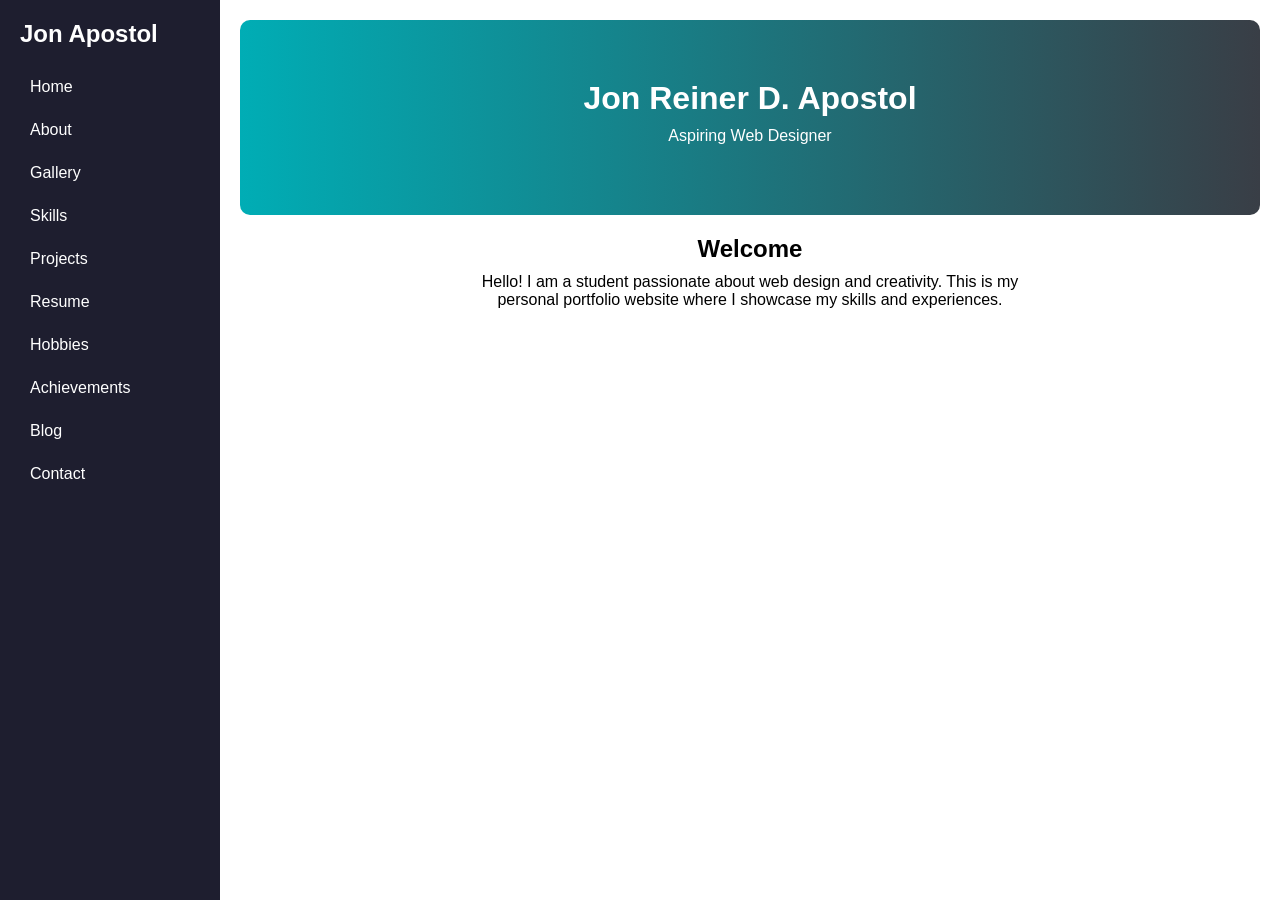
<file: Jon Apostol portfolio/index.html>
<!DOCTYPE html>
<html>
<head>
    <title>Home</title>
    <link rel="stylesheet" href="style.css">
</head>
<body>

<div class="sidebar">
    <h2>Jon Reiner D. Apostol</h2>
    <a href="index.html">Home</a>
    <a href="about.html">About</a>
    <a href="gallery.html">Gallery</a>
    <a href="skills.html">Skills</a>
    <a href="projects.html">Projects</a>
    <a href="resume.html">Resume</a>
    <a href="hobbies.html">Hobbies</a>
    <a href="achievements.html">Achievements</a>
    <a href="blog.html">Blog</a>
    <a href="contact.html">Contact</a>
</div>

<div class="main">

    <div class="hero">
        <h1>Jon Reiner D. Apostol</h1>
        <p>Aspiring Web Designer</p>
    </div>

    <h2>Welcome</h2>
    <p>Hello! I am a student passionate about web design and creativity. This is my personal portfolio website where I showcase my skills and experiences.</p>

</div>

</body>
</html>

<div class="sidebar">
    <h2>Jon Apostol</h2>
    <a href="index.html">Home</a>
    <a href="about.html">About</a>
    <a href="gallery.html">Gallery</a>
    <a href="skills.html">Skills</a>
    <a href="projects.html">Projects</a>
    <a href="resume.html">Resume</a>
    <a href="hobbies.html">Hobbies</a>
    <a href="achievements.html">Achievements</a>
    <a href="blog.html">Blog</a>
    <a href="contact.html">Contact</a>
</div>
</file>
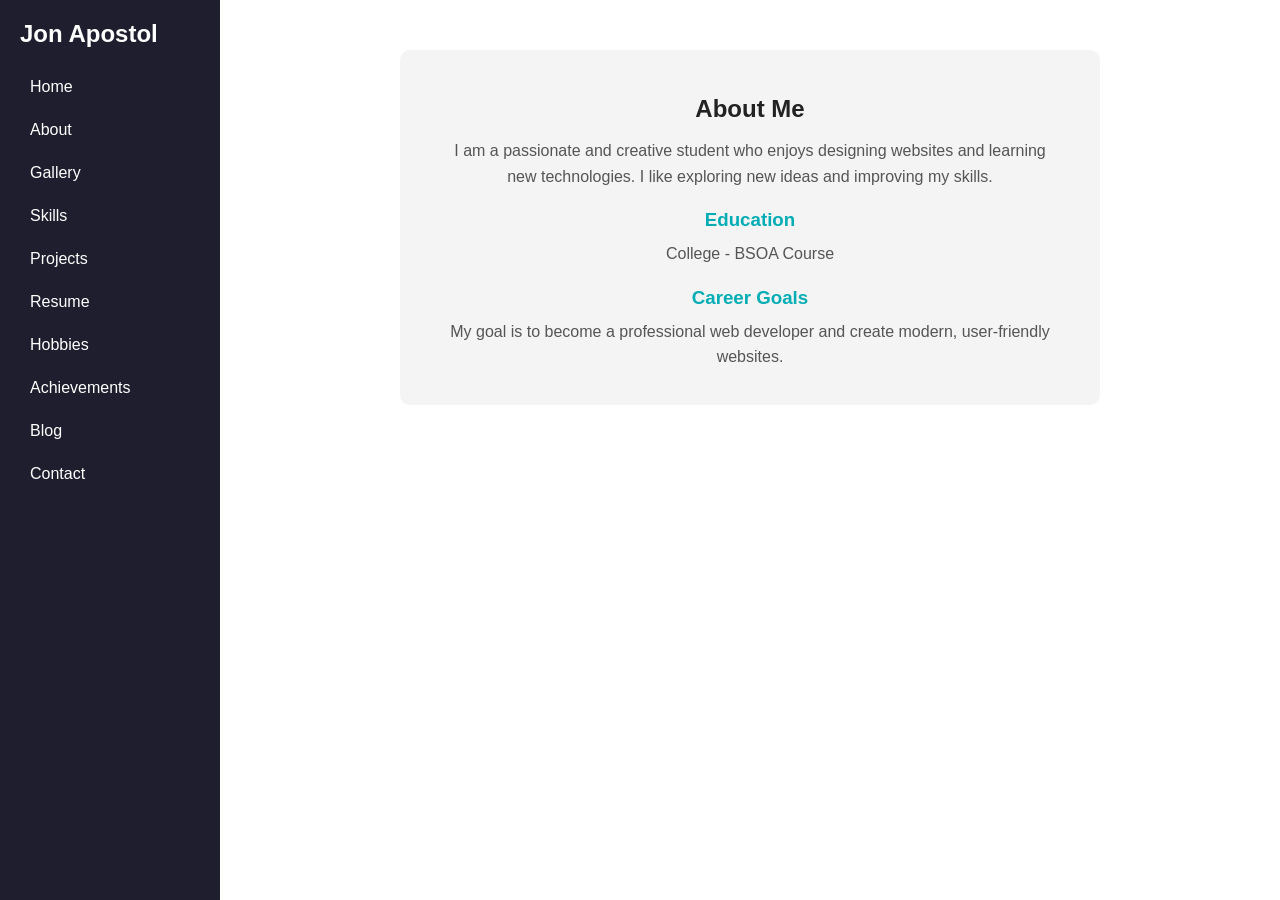
<file: Jon Apostol portfolio/about.html>
<!DOCTYPE html>
<html>
<head>
    <title>About</title>
    <link rel="stylesheet" href="style.css">
</head>
<body>

<div class="sidebar">
    <h2>Your Name</h2>
    <a href="index.html">Home</a>
    <a href="about.html">About</a>
    <a href="gallery.html">Gallery</a>
    <a href="skills.html">Skills</a>
    <a href="projects.html">Projects</a>
    <a href="resume.html">Resume</a>
    <a href="hobbies.html">Hobbies</a>
    <a href="achievements.html">Achievements</a>
    <a href="blog.html">Blog</a>
    <a href="contact.html">Contact</a>
</div>

<div class="main">

    <div class="about">
        <div class="about-box">

            <h2>About Me</h2>
            <p>
                I am a passionate and creative student who enjoys designing websites 
                and learning new technologies. I like exploring new ideas and improving my skills.
            </p>

            <h3>Education</h3>
            <p>
                College - BSOA Course  
            </p>

            <h3>Career Goals</h3>
            <p>
                My goal is to become a professional web developer and create modern, 
                user-friendly websites.
            </p>

        </div>
    </div>

</div>

</body>
</html>

<div class="sidebar">
    <h2>Jon Apostol</h2>
    <a href="index.html">Home</a>
    <a href="about.html">About</a>
    <a href="gallery.html">Gallery</a>
    <a href="skills.html">Skills</a>
    <a href="projects.html">Projects</a>
    <a href="resume.html">Resume</a>
    <a href="hobbies.html">Hobbies</a>
    <a href="achievements.html">Achievements</a>
    <a href="blog.html">Blog</a>
    <a href="contact.html">Contact</a>
</div>
</file>
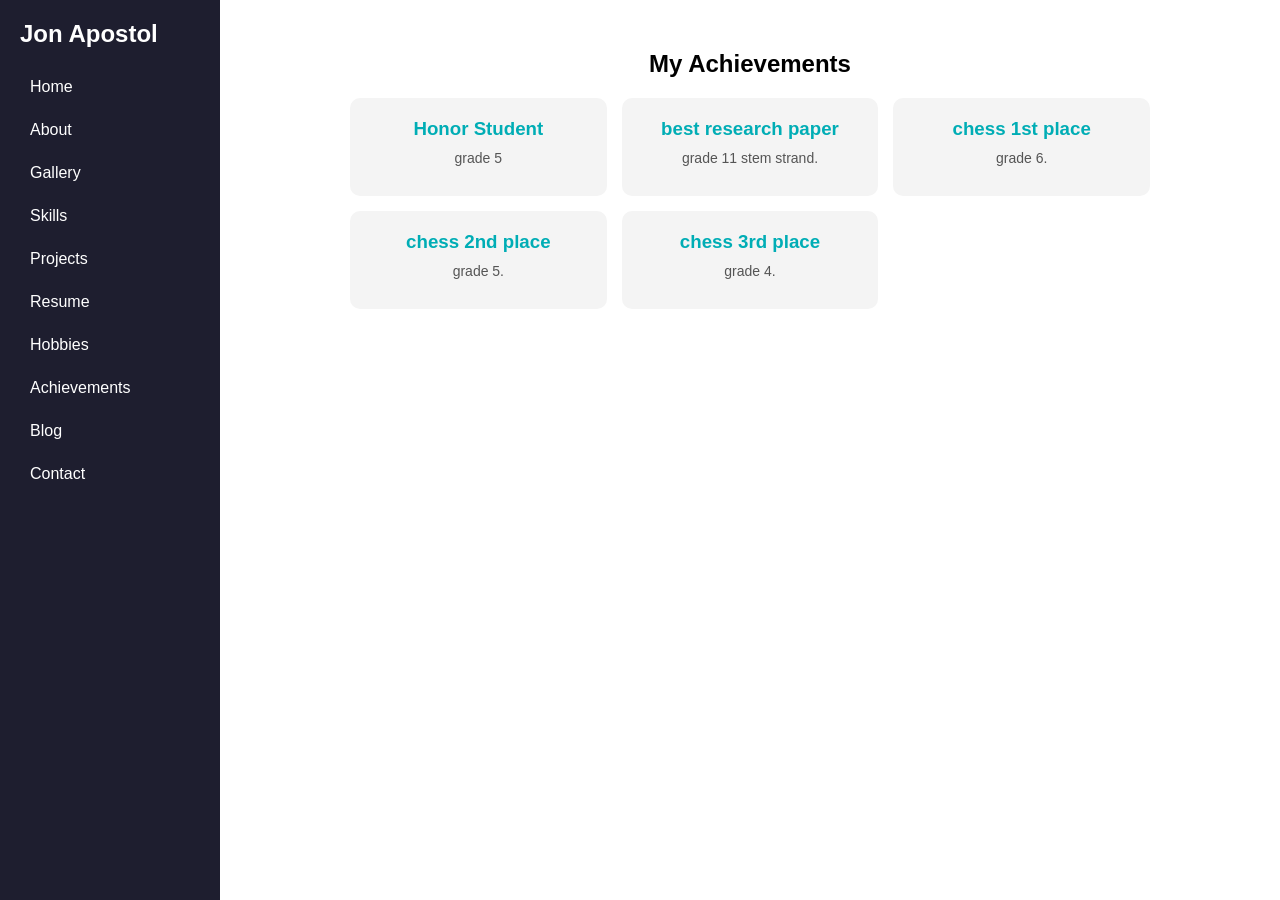
<file: Jon Apostol portfolio/achievements.html>
<!DOCTYPE html>
<html>
<head>
    <title>Achievements</title>
    <link rel="stylesheet" href="style.css">
</head>
<body>

<div class="sidebar">
    <h2>Your Name</h2>
    <a href="index.html">Home</a>
    <a href="about.html">About</a>
    <a href="gallery.html">Gallery</a>
    <a href="skills.html">Skills</a>
    <a href="projects.html">Projects</a>
    <a href="resume.html">Resume</a>
    <a href="hobbies.html">Hobbies</a>
    <a href="achievements.html">Achievements</a>
    <a href="blog.html">Blog</a>
    <a href="contact.html">Contact</a>
</div>

<div class="main">

    <div class="achievements">

        <h2>My Achievements</h2>

        <div class="achievements-box">

            <div class="achievement-grid">

                <div class="achievement-card">
                    <h3>Honor Student</h3>
                    <p>grade 5</p>
                </div>

                <div class="achievement-card">
                    <h3>best research paper</h3>
                    <p>grade 11 stem strand.</p>
                </div>

                <div class="achievement-card">
                    <h3>chess 1st place</h3>
                    <p>grade 6.</p>
                </div>

                <div class="achievement-card">
                    <h3>chess 2nd place</h3>
                    <p>grade 5.</p>
                </div>
 <div class="achievement-card">
                    <h3>chess 3rd place</h3>
                    <p>grade 4.</p>
                </div>
            </div>

        </div>

    </div>

</div>

</body>
</html>

<div class="sidebar">
    <h2>Jon Apostol</h2>
    <a href="index.html">Home</a>
    <a href="about.html">About</a>
    <a href="gallery.html">Gallery</a>
    <a href="skills.html">Skills</a>
    <a href="projects.html">Projects</a>
    <a href="resume.html">Resume</a>
    <a href="hobbies.html">Hobbies</a>
    <a href="achievements.html">Achievements</a>
    <a href="blog.html">Blog</a>
    <a href="contact.html">Contact</a>
</div>
</file>
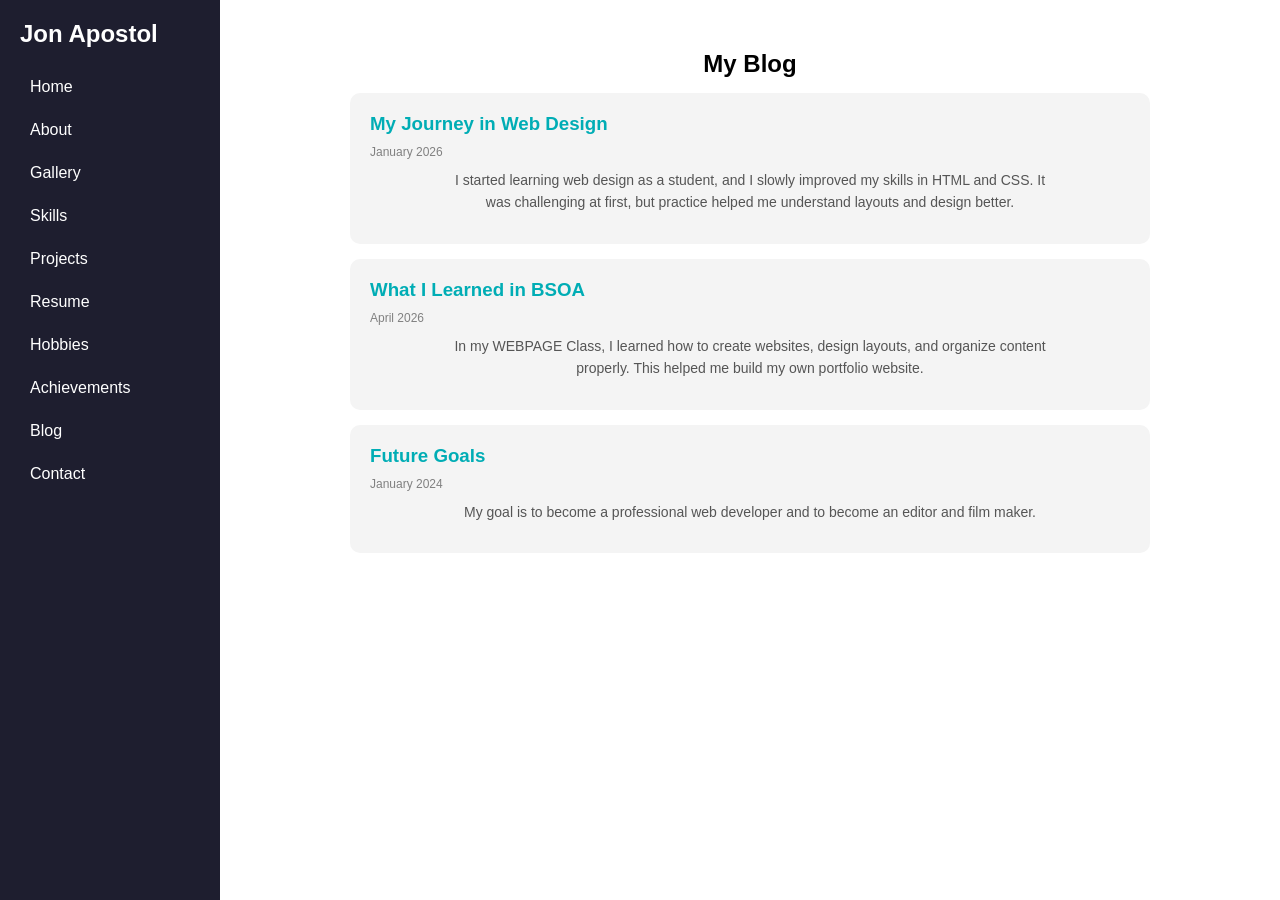
<file: Jon Apostol portfolio/blog.html>
<!DOCTYPE html>
<html>
<head>
    <title>Blog</title>
    <link rel="stylesheet" href="style.css">
</head>
<body>

<div class="sidebar">
    <h2>Your Name</h2>
    <a href="index.html">Home</a>
    <a href="about.html">About</a>
    <a href="gallery.html">Gallery</a>
    <a href="skills.html">Skills</a>
    <a href="projects.html">Projects</a>
    <a href="resume.html">Resume</a>
    <a href="hobbies.html">Hobbies</a>
    <a href="achievements.html">Achievements</a>
    <a href="blog.html">Blog</a>
    <a href="contact.html">Contact</a>
</div>

<div class="main">

    <div class="blog">

        <h2>My Blog</h2>

        <div class="blog-box">

            <div class="blog-post">
                <h3>My Journey in Web Design</h3>
                <div class="blog-date">January 2026</div>
                <p>
                    I started learning web design as a student, and I slowly improved my skills in HTML and CSS.
                    It was challenging at first, but practice helped me understand layouts and design better.
                </p>
            </div>

            <div class="blog-post">
                <h3>What I Learned in BSOA</h3>
                <div class="blog-date">April 2026</div>
                <p>
                    In my WEBPAGE Class, I learned how to create websites, design layouts, and organize content properly.
                    This helped me build my own portfolio website.
                </p>
            </div>

            <div class="blog-post">
                <h3>Future Goals</h3>
                <div class="blog-date">January 2024</div>
                <p>
                    My goal is to become a professional web developer and to become an editor and film maker.
                </p>
            </div>

        </div>

    </div>

</div>

</body>
</html>
<div class="sidebar">
    <h2>Jon Apostol</h2>
    <a href="index.html">Home</a>
    <a href="about.html">About</a>
    <a href="gallery.html">Gallery</a>
    <a href="skills.html">Skills</a>
    <a href="projects.html">Projects</a>
    <a href="resume.html">Resume</a>
    <a href="hobbies.html">Hobbies</a>
    <a href="achievements.html">Achievements</a>
    <a href="blog.html">Blog</a>
    <a href="contact.html">Contact</a>
</div>
</file>
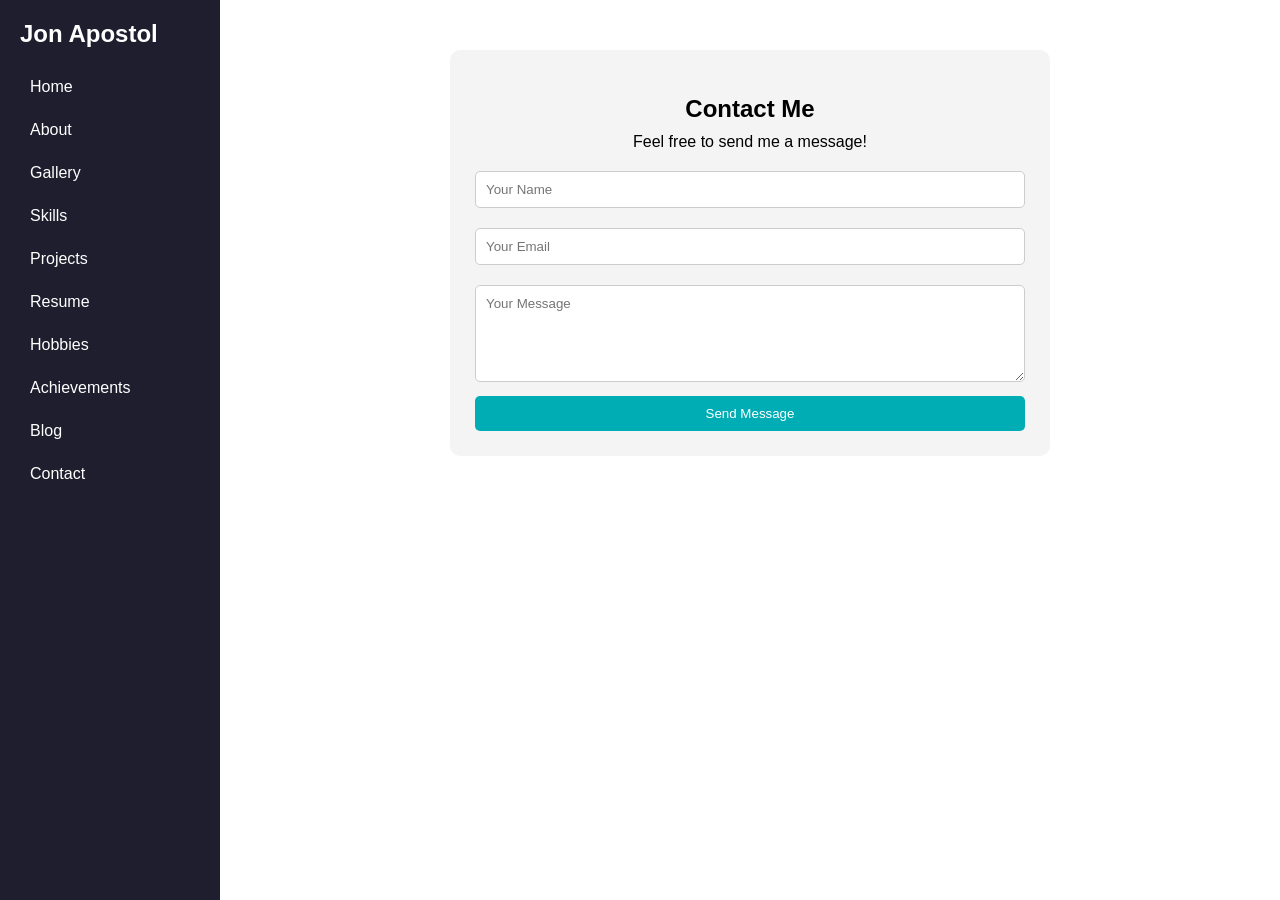
<file: Jon Apostol portfolio/contact.html>
<!DOCTYPE html>
<html>
<head>
    <title>Contact</title>
    <link rel="stylesheet" href="style.css">
</head>
<body>

<div class="sidebar">
    <h2>Your Name</h2>
    <a href="index.html">Home</a>
    <a href="about.html">About</a>
    <a href="gallery.html">Gallery</a>
    <a href="skills.html">Skills</a>
    <a href="projects.html">Projects</a>
    <a href="resume.html">Resume</a>
    <a href="hobbies.html">Hobbies</a>
    <a href="achievements.html">Achievements</a>
    <a href="blog.html">Blog</a>
    <a href="contact.html">Contact</a>
</div>

<div class="main">

    <div class="contact">

        <div class="contact-box">

            <h2>Contact Me</h2>
            <p>Feel free to send me a message!</p>

            <form>
                <input type="text" placeholder="Your Name">
                <input type="email" placeholder="Your Email">
                <textarea rows="5" placeholder="Your Message"></textarea>
                <button type="submit">Send Message</button>
            </form>

        </div>

    </div>

</div>

</body>
</html>

<div class="sidebar">
    <h2>Jon Apostol</h2>
    <a href="index.html">Home</a>
    <a href="about.html">About</a>
    <a href="gallery.html">Gallery</a>
    <a href="skills.html">Skills</a>
    <a href="projects.html">Projects</a>
    <a href="resume.html">Resume</a>
    <a href="hobbies.html">Hobbies</a>
    <a href="achievements.html">Achievements</a>
    <a href="blog.html">Blog</a>
    <a href="contact.html">Contact</a>
</div>
</file>
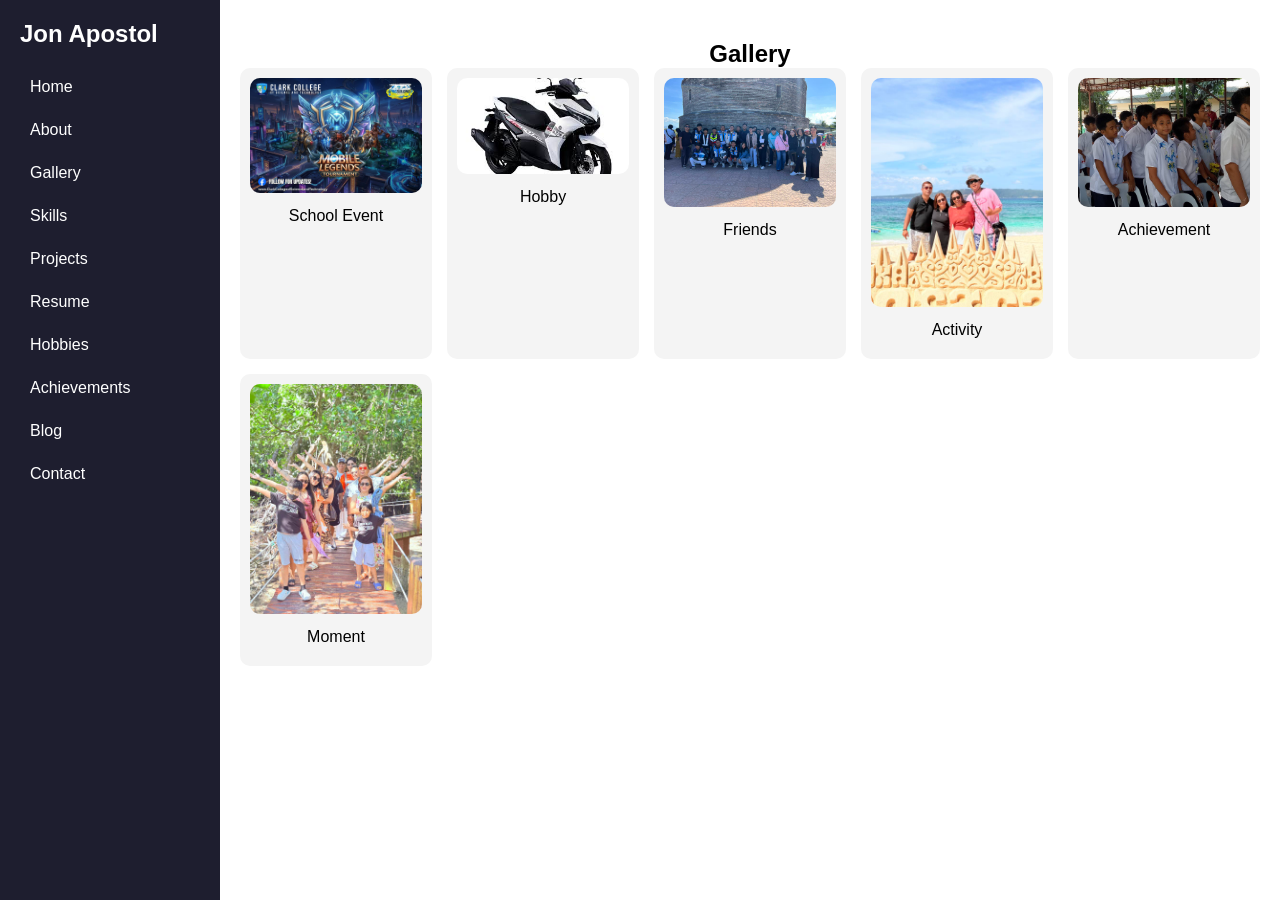
<file: Jon Apostol portfolio/gallery.html>
<!DOCTYPE html>
<html>
<head>
    <title>Gallery</title>
    <link rel="stylesheet" href="style.css">
</head>
<body>

<div class="sidebar"> ...nav... </div>

<div class="main">
    <h2>Gallery</h2>

    <div class="grid">
        <div class="card"><img src="images/ccsts.jpg"><p>School Event</p></div>
        <div class="card"><img src="images/aerox.jpg"><p>Hobby</p></div>
        <div class="card"><img src="images/friends.jpg"><p>Friends</p></div>
        <div class="card"><img src="images/act.jpg"><p>Activity</p></div>
        <div class="card"><img src="images/grad.jpg"><p>Achievement</p></div>
        <div class="card"><img src="images/mom.jpg"><p>Moment</p></div>
    </div>
</div>

</body>
</html>

<div class="sidebar">
    <h2>Jon Apostol</h2>
    <a href="index.html">Home</a>
    <a href="about.html">About</a>
    <a href="gallery.html">Gallery</a>
    <a href="skills.html">Skills</a>
    <a href="projects.html">Projects</a>
    <a href="resume.html">Resume</a>
    <a href="hobbies.html">Hobbies</a>
    <a href="achievements.html">Achievements</a>
    <a href="blog.html">Blog</a>
    <a href="contact.html">Contact</a>
</div>
</file>
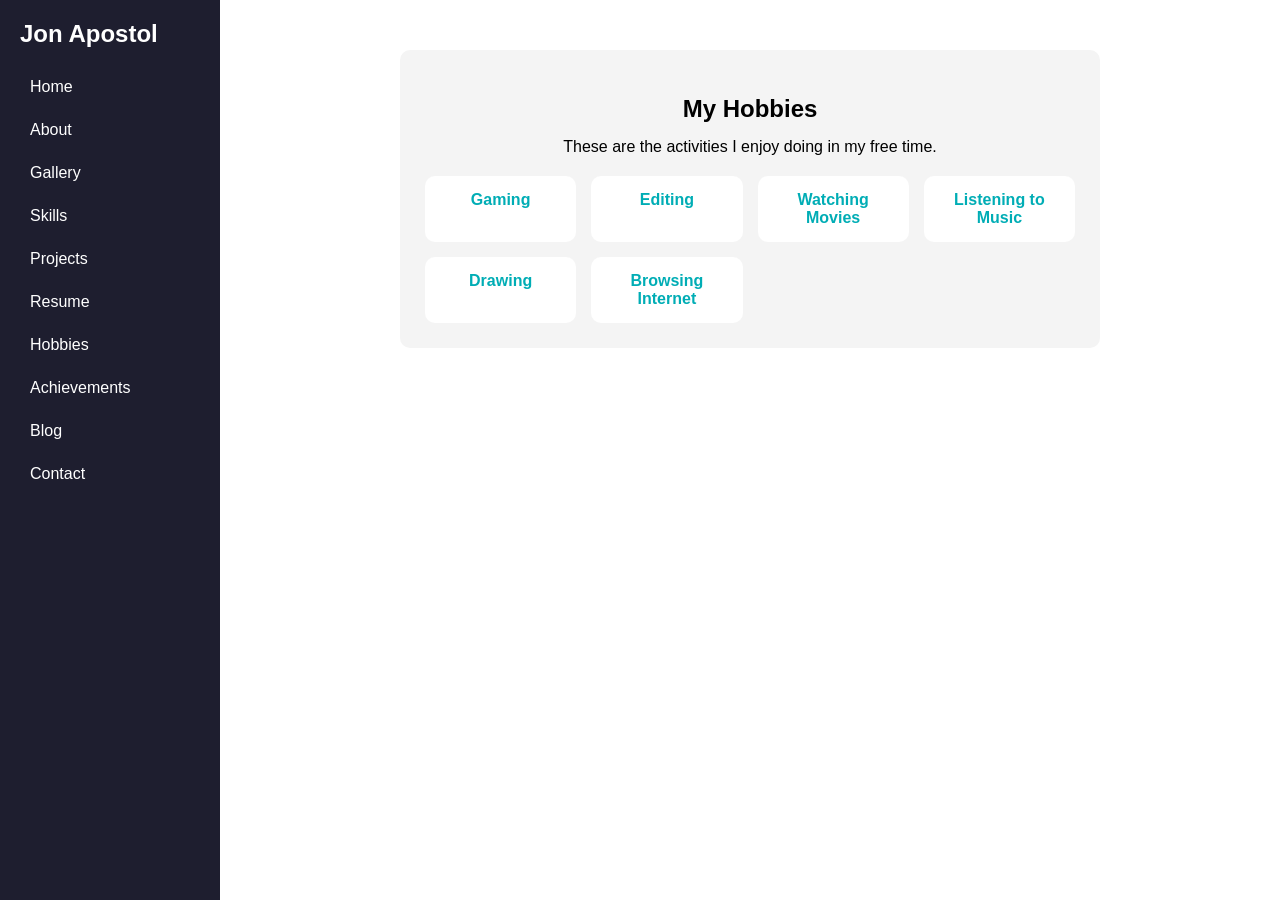
<file: Jon Apostol portfolio/hobbies.html>
<!DOCTYPE html>
<html>
<head>
    <title>Hobbies</title>
    <link rel="stylesheet" href="style.css">
</head>
<body>

<div class="sidebar">
    <h2>Your Name</h2>
    <a href="index.html">Home</a>
    <a href="about.html">About</a>
    <a href="gallery.html">Gallery</a>
    <a href="skills.html">Skills</a>
    <a href="projects.html">Projects</a>
    <a href="resume.html">Resume</a>
    <a href="hobbies.html">Hobbies</a>
    <a href="achievements.html">Achievements</a>
    <a href="blog.html">Blog</a>
    <a href="contact.html">Contact</a>
</div>

<div class="main">

    <div class="hobbies">

        <div class="hobbies-box">

            <h2>My Hobbies</h2>
            <p>These are the activities I enjoy doing in my free time.</p>

            <div class="hobby-list">

                <div class="hobby-item">Gaming</div>
                <div class="hobby-item">Editing</div>
                <div class="hobby-item">Watching Movies</div>
                <div class="hobby-item">Listening to Music</div>
                <div class="hobby-item">Drawing</div>
                <div class="hobby-item">Browsing Internet</div>

            </div>

        </div>

    </div>

</div>

</body>
</html>

<div class="sidebar">
    <h2>Jon Apostol</h2>
    <a href="index.html">Home</a>
    <a href="about.html">About</a>
    <a href="gallery.html">Gallery</a>
    <a href="skills.html">Skills</a>
    <a href="projects.html">Projects</a>
    <a href="resume.html">Resume</a>
    <a href="hobbies.html">Hobbies</a>
    <a href="achievements.html">Achievements</a>
    <a href="blog.html">Blog</a>
    <a href="contact.html">Contact</a>
</div>
</file>
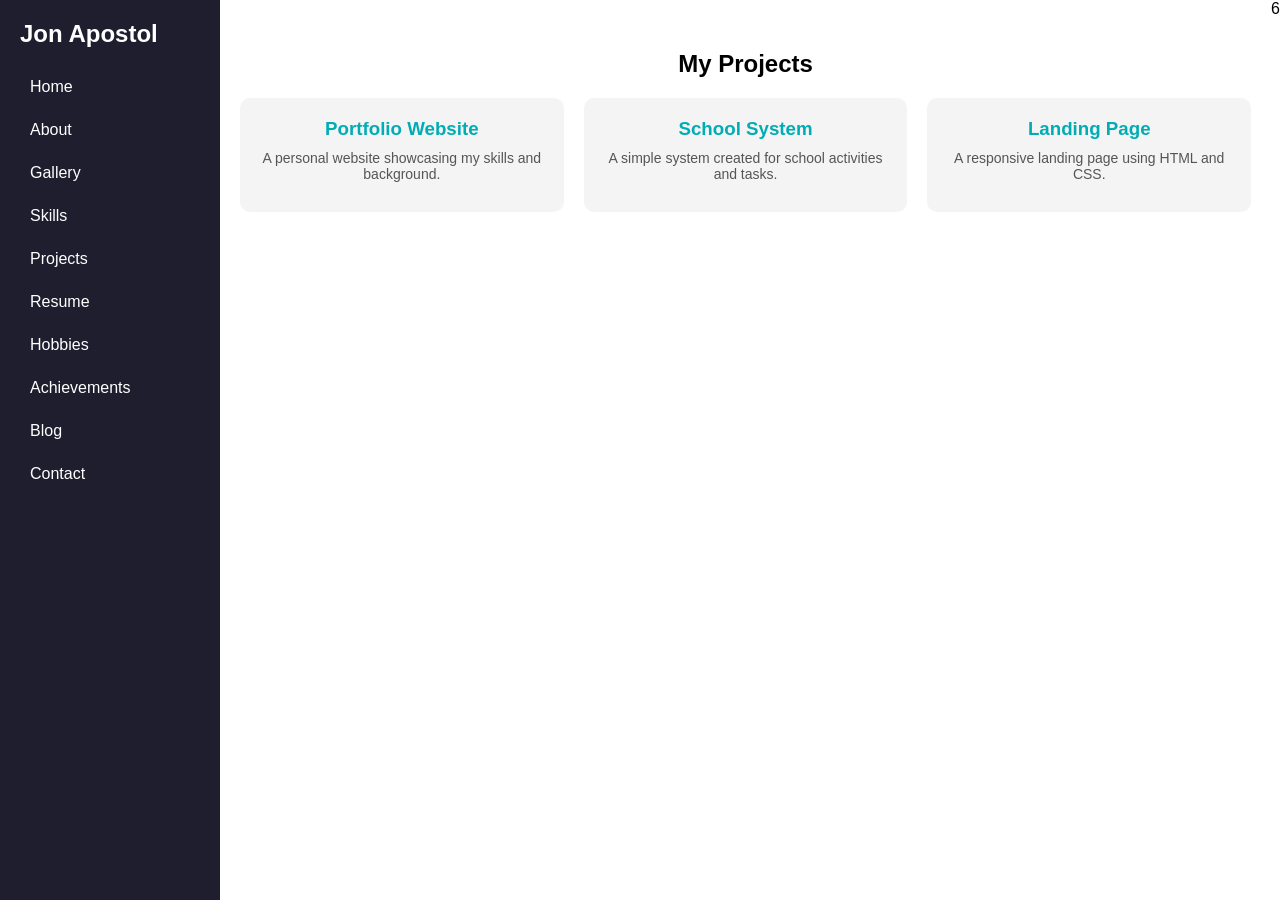
<file: Jon Apostol portfolio/projects.html>
<!DOCTYPE html>
<html>
<head>
    <title>Projects</title>
    <link rel="stylesheet" href="style.css">
</head>
<body>

<div class="sidebar">
    <h2>Your Name</h2>
    <a href="index.html">Home</a>
    <a href="about.html">About</a>
    <a href="gallery.html">Gallery</a>
    <a href="skills.html">Skills</a>
    <a href="projects.html">Projects</a>
    <a href="resume.html">Resume</a>
    <a href="hobbies.html">Hobbies</a>
    <a href="achievements.html">Achievements</a>
    <a href="blog.html">Blog</a>
    <a href="contact.html">Contact</a>
</div>

<div class="main">

    <div class="projects">
        <h2>My Projects</h2>

        <div class="project-grid">

            <div class="project-card">
                <h3>Portfolio Website</h3>
                <p>A personal website showcasing my skills and background.</p>
            </div>

            <div class="project-card">
                <h3>School System</h3>
                <p>A simple system created for school activities and tasks.</p>
            </div>

            <div class="project-card">
                <h3>Landing Page</h3>
                <p>A responsive landing page using HTML and CSS.</p>
            </div>

        </div>
    </div>

</div>

</body>
</html>

<div class="sidebar">
    <h2>Jon Apostol</h2>
    <a href="index.html">Home</a>
    <a href="about.html">About</a>
    <a href="gallery.html">Gallery</a>
    <a href="skills.html">Skills</a>
    <a href="projects.html">Projects</a>
    <a href="resume.html">Resume</a>
    <a href="hobbies.html">Hobbies</a>
    <a href="achievements.html">Achievements</a>
    <a href="blog.html">Blog</a>
    <a href="contact.html">Contact</a>
</div>6
</file>
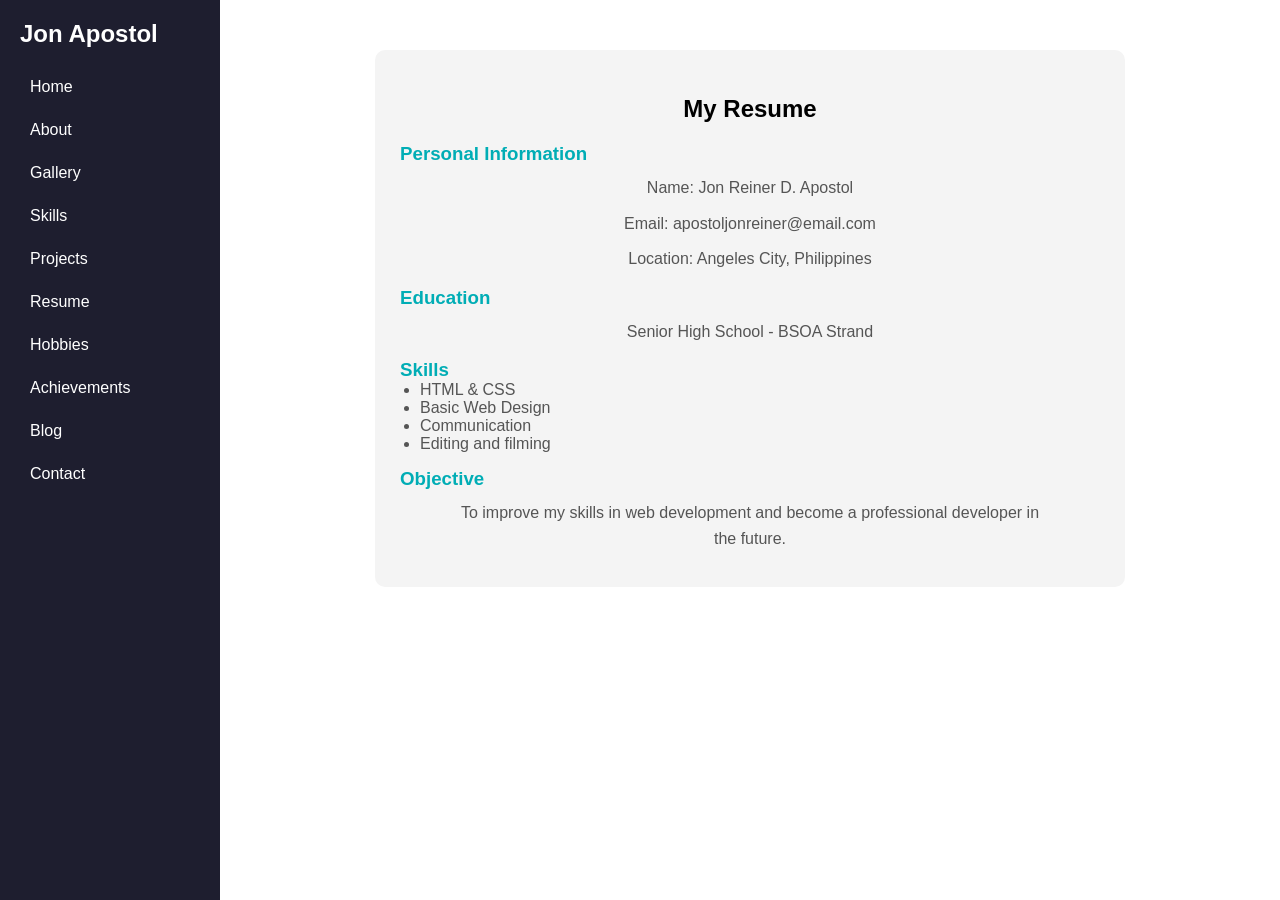
<file: Jon Apostol portfolio/resume.html>
<!DOCTYPE html>
<html>
<head>
    <title>Resume</title>
    <link rel="stylesheet" href="style.css">
</head>
<body>

<div class="sidebar">
    <h2>Your Name</h2>
    <a href="index.html">Home</a>
    <a href="about.html">About</a>
    <a href="gallery.html">Gallery</a>
    <a href="skills.html">Skills</a>
    <a href="projects.html">Projects</a>
    <a href="resume.html">Resume</a>
    <a href="hobbies.html">Hobbies</a>
    <a href="achievements.html">Achievements</a>
    <a href="blog.html">Blog</a>
    <a href="contact.html">Contact</a>
</div>

<div class="main">

    <div class="resume">

        <div class="resume-box">

            <h2>My Resume</h2>

            <h3>Personal Information</h3>
            <p>Name: Jon Reiner D. Apostol</p>
            <p>Email: apostoljonreiner@email.com</p>
            <p>Location: Angeles City, Philippines</p>

            <h3>Education</h3>
            <p>Senior High School - BSOA Strand</p>

            <h3>Skills</h3>
            <ul>
                <li>HTML & CSS</li>
                <li>Basic Web Design</li>
                <li>Communication</li>
                <li>Editing and filming</li>
            </ul>

            <h3>Objective</h3>
            <p>
                To improve my skills in web development and become a professional developer in the future.
            </p>

        </div>

    </div>

</div>

</body>
</html>

<div class="sidebar">
    <h2>Jon Apostol</h2>
    <a href="index.html">Home</a>
    <a href="about.html">About</a>
    <a href="gallery.html">Gallery</a>
    <a href="skills.html">Skills</a>
    <a href="projects.html">Projects</a>
    <a href="resume.html">Resume</a>
    <a href="hobbies.html">Hobbies</a>
    <a href="achievements.html">Achievements</a>
    <a href="blog.html">Blog</a>
    <a href="contact.html">Contact</a>
</div>
</file>
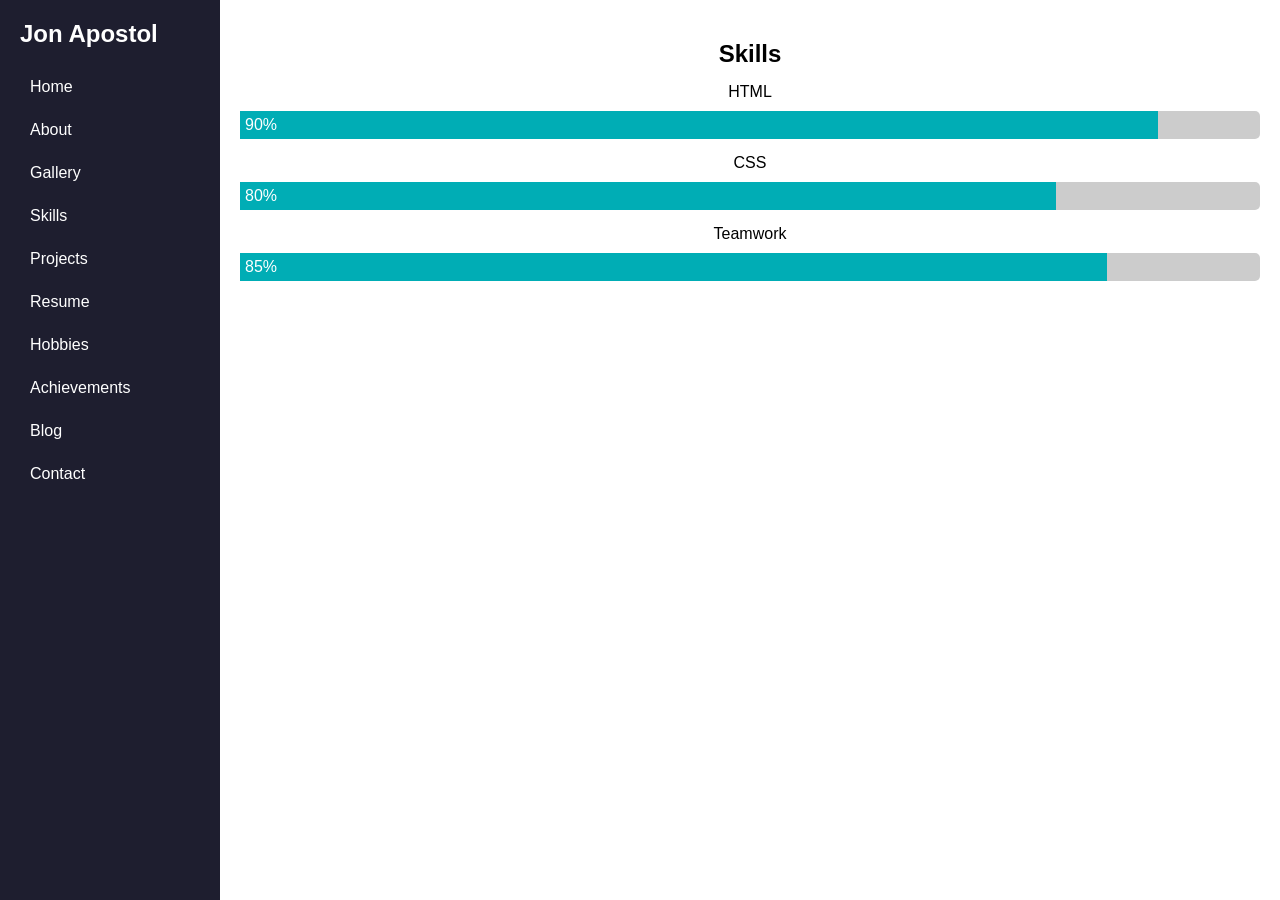
<file: Jon Apostol portfolio/skills.html>
<!DOCTYPE html>
<html>
<head>
    <title>Skills</title>
    <link rel="stylesheet" href="style.css">
</head>
<body>

<div class="sidebar"> ...nav... </div>

<div class="main">
    <h2>Skills</h2>

    <div class="skill">
        <p>HTML</p>
        <div class="bar"><div class="fill html">90%</div></div>
    </div>

    <div class="skill">
        <p>CSS</p>
        <div class="bar"><div class="fill css">80%</div></div>
    </div>

    <div class="skill">
        <p>Teamwork</p>
        <div class="bar"><div class="fill teamwork">85%</div></div>
    </div>
</div>

</body>
</html>

<div class="sidebar">
    <h2>Jon Apostol</h2>
    <a href="index.html">Home</a>
    <a href="about.html">About</a>
    <a href="gallery.html">Gallery</a>
    <a href="skills.html">Skills</a>
    <a href="projects.html">Projects</a>
    <a href="resume.html">Resume</a>
    <a href="hobbies.html">Hobbies</a>
    <a href="achievements.html">Achievements</a>
    <a href="blog.html">Blog</a>
    <a href="contact.html">Contact</a>
</div>
</file>
<file: Jon Apostol portfolio/style.css>
* {
    margin: 0;
    padding: 0;
    box-sizing: border-box;
    font-family: Arial, sans-serif;
}

body {
    display: flex;
    min-height: 100vh;
}

/* SIDEBAR */
.sidebar {
    width: 220px;
    background: #1e1e2f;
    color: white;
    padding: 20px;
    position: fixed;
    height: 100%;
}

.sidebar h2 {
    margin-bottom: 20px;
}

.sidebar a {
    display: block;
    color: white;
    text-decoration: none;
    padding: 10px;
    margin: 5px 0;
    border-radius: 5px;
}

.sidebar a:hover {
    background: #00adb5;
}

/* MAIN CONTENT */
.main {
    margin-left: 220px;
    padding: 20px;
    width: 100%;
}

/* HERO */
.hero {
    background: linear-gradient(to right, #00adb5, #393e46);
    color: white;
    padding: 50px;
    text-align: center;
    border-radius: 10px;
}

/* GRID */
.grid {
    display: grid;
    grid-template-columns: repeat(auto-fit, minmax(180px, 1fr));
    gap: 15px;
}

.card {
    background: #f4f4f4;
    padding: 10px;
    border-radius: 10px;
    text-align: center;
}

.grid img {
    width: 100%;
    border-radius: 10px;
}

/* SKILLS */
.skill {
    margin: 15px 0;
}

.bar {
    background: #ccc;
    border-radius: 5px;
}

.fill {
    padding: 5px;
    color: white;
}

.html { width: 90%; background: #00adb5; }
.css { width: 80%; background: #00adb5; }
.teamwork { width: 85%; background: #00adb5; }

/* MOBILE */
@media (max-width: 768px) {
    body {
        flex-direction: column;
    }

    .sidebar {
        width: 100%;
        height: auto;
        position: relative;
    }

    .main {
        margin-left: 0;
    }
}

.hero {
    background: linear-gradient(to right, #00adb5, #393e46);
    color: white;
    padding: 60px;
    text-align: center; /* centers hero text */
    border-radius: 10px;
}

.main h2 {
    text-align: center;
    margin-top: 20px;
}

.main p {
    text-align: center;
    max-width: 600px;
    margin: 10px auto; /* centers paragraph */
}
/* WELCOME SECTION DESIGN */
.welcome {
    text-align: center;
    margin-top: 30px;
}

.welcome h2 {
    font-size: 28px;
    color: #222;
    margin-bottom: 10px;
}

.welcome p {
    max-width: 600px;
    margin: auto;
    font-size: 16px;
    color: #555;
    line-height: 1.6;
}

/* ADD A NICE CARD LOOK */
.welcome-box {
    background: #f4f4f4;
    padding: 25px;
    border-radius: 10px;
    margin-top: 20px;
}
/* ABOUT SECTION DESIGN */
.about {
    text-align: center;
    margin-top: 30px;
}

.about-box {
    background: #f4f4f4;
    padding: 25px;
    border-radius: 10px;
    max-width: 700px;
    margin: auto;
}

/* HEADINGS */
.about h2 {
    margin-bottom: 15px;
    color: #222;
}

.about h3 {
    margin-top: 20px;
    color: #00adb5;
}

/* TEXT */
.about p {
    color: #555;
    line-height: 1.6;
}

/* OPTIONAL HOVER EFFECT */
.about-box:hover {
    transform: scale(1.02);
    transition: 0.3s;
}
/* PROJECTS SECTION */
.projects {
    text-align: center;
    margin-top: 30px;
}

.projects h2 {
    margin-bottom: 20px;
}

/* PROJECT GRID */
.project-grid {
    display: grid;
    grid-template-columns: repeat(auto-fit, minmax(250px, 1fr));
    gap: 20px;
}

/* PROJECT CARD */
.project-card {
    background: #f4f4f4;
    padding: 20px;
    border-radius: 10px;
    text-align: center;
    transition: 0.3s;
}

.project-card h3 {
    margin-bottom: 10px;
    color: #00adb5;
}

.project-card p {
    color: #555;
    font-size: 14px;
}

/* HOVER EFFECT */
.project-card:hover {
    transform: translateY(-5px);
}
/* RESUME SECTION */
.resume {
    text-align: center;
    margin-top: 30px;
}

.resume-box {
    background: #f4f4f4;
    max-width: 750px;
    margin: auto;
    padding: 25px;
    border-radius: 10px;
    text-align: left;
    transition: 0.3s;
}

.resume-box:hover {
    transform: scale(1.02);
}

.resume h2 {
    text-align: center;
    margin-bottom: 20px;
}

.resume h3 {
    color: #00adb5;
    margin-top: 15px;
}

.resume p {
    color: #555;
    line-height: 1.6;
}

.resume ul {
    margin-left: 20px;
    color: #555;
}
/* HOBBIES SECTION */
.hobbies {
    text-align: center;
    margin-top: 30px;
}

.hobbies-box {
    background: #f4f4f4;
    max-width: 700px;
    margin: auto;
    padding: 25px;
    border-radius: 10px;
    transition: 0.3s;
}

.hobbies-box:hover {
    transform: scale(1.02);
}

.hobbies h2 {
    margin-bottom: 15px;
}

.hobby-list {
    display: grid;
    grid-template-columns: repeat(auto-fit, minmax(150px, 1fr));
    gap: 15px;
    margin-top: 20px;
}

.hobby-item {
    background: white;
    padding: 15px;
    border-radius: 10px;
    color: #00adb5;
    font-weight: bold;
}
/* CONTACT SECTION */
.contact {
    text-align: center;
    margin-top: 30px;
}

.contact-box {
    background: #f4f4f4;
    max-width: 600px;
    margin: auto;
    padding: 25px;
    border-radius: 10px;
    transition: 0.3s;
}

.contact-box:hover {
    transform: scale(1.02);
}

/* FORM STYLE */
.contact-box input,
.contact-box textarea {
    width: 100%;
    padding: 10px;
    margin: 10px 0;
    border: 1px solid #ccc;
    border-radius: 5px;
}

.contact-box button {
    background: #00adb5;
    color: white;
    border: none;
    padding: 10px 15px;
    width: 100%;
    border-radius: 5px;
    cursor: pointer;
}

.contact-box button:hover {
    background: #019aa3;
}
/* BLOG SECTION */
.blog {
    text-align: center;
    margin-top: 30px;
}

.blog-box {
    max-width: 800px;
    margin: auto;
}

.blog-post {
    background: #f4f4f4;
    padding: 20px;
    margin: 15px 0;
    border-radius: 10px;
    text-align: left;
    transition: 0.3s;
}

.blog-post:hover {
    transform: translateY(-5px);
}

.blog-post h3 {
    color: #00adb5;
    margin-bottom: 10px;
}

.blog-post p {
    color: #555;
    line-height: 1.6;
    font-size: 14px;
}

.blog-date {
    font-size: 12px;
    color: gray;
    margin-bottom: 10px;
}
/* ACHIEVEMENTS SECTION */
.achievements {
    text-align: center;
    margin-top: 30px;
}

.achievements-box {
    max-width: 800px;
    margin: auto;
}

.achievement-grid {
    display: grid;
    grid-template-columns: repeat(auto-fit, minmax(220px, 1fr));
    gap: 15px;
    margin-top: 20px;
}

.achievement-card {
    background: #f4f4f4;
    padding: 20px;
    border-radius: 10px;
    transition: 0.3s;
    text-align: center;
}

.achievement-card:hover {
    transform: translateY(-5px);
}

.achievement-card h3 {
    color: #00adb5;
    margin-bottom: 10px;
}

.achievement-card p {
    color: #555;
    font-size: 14px;
}
</file>
